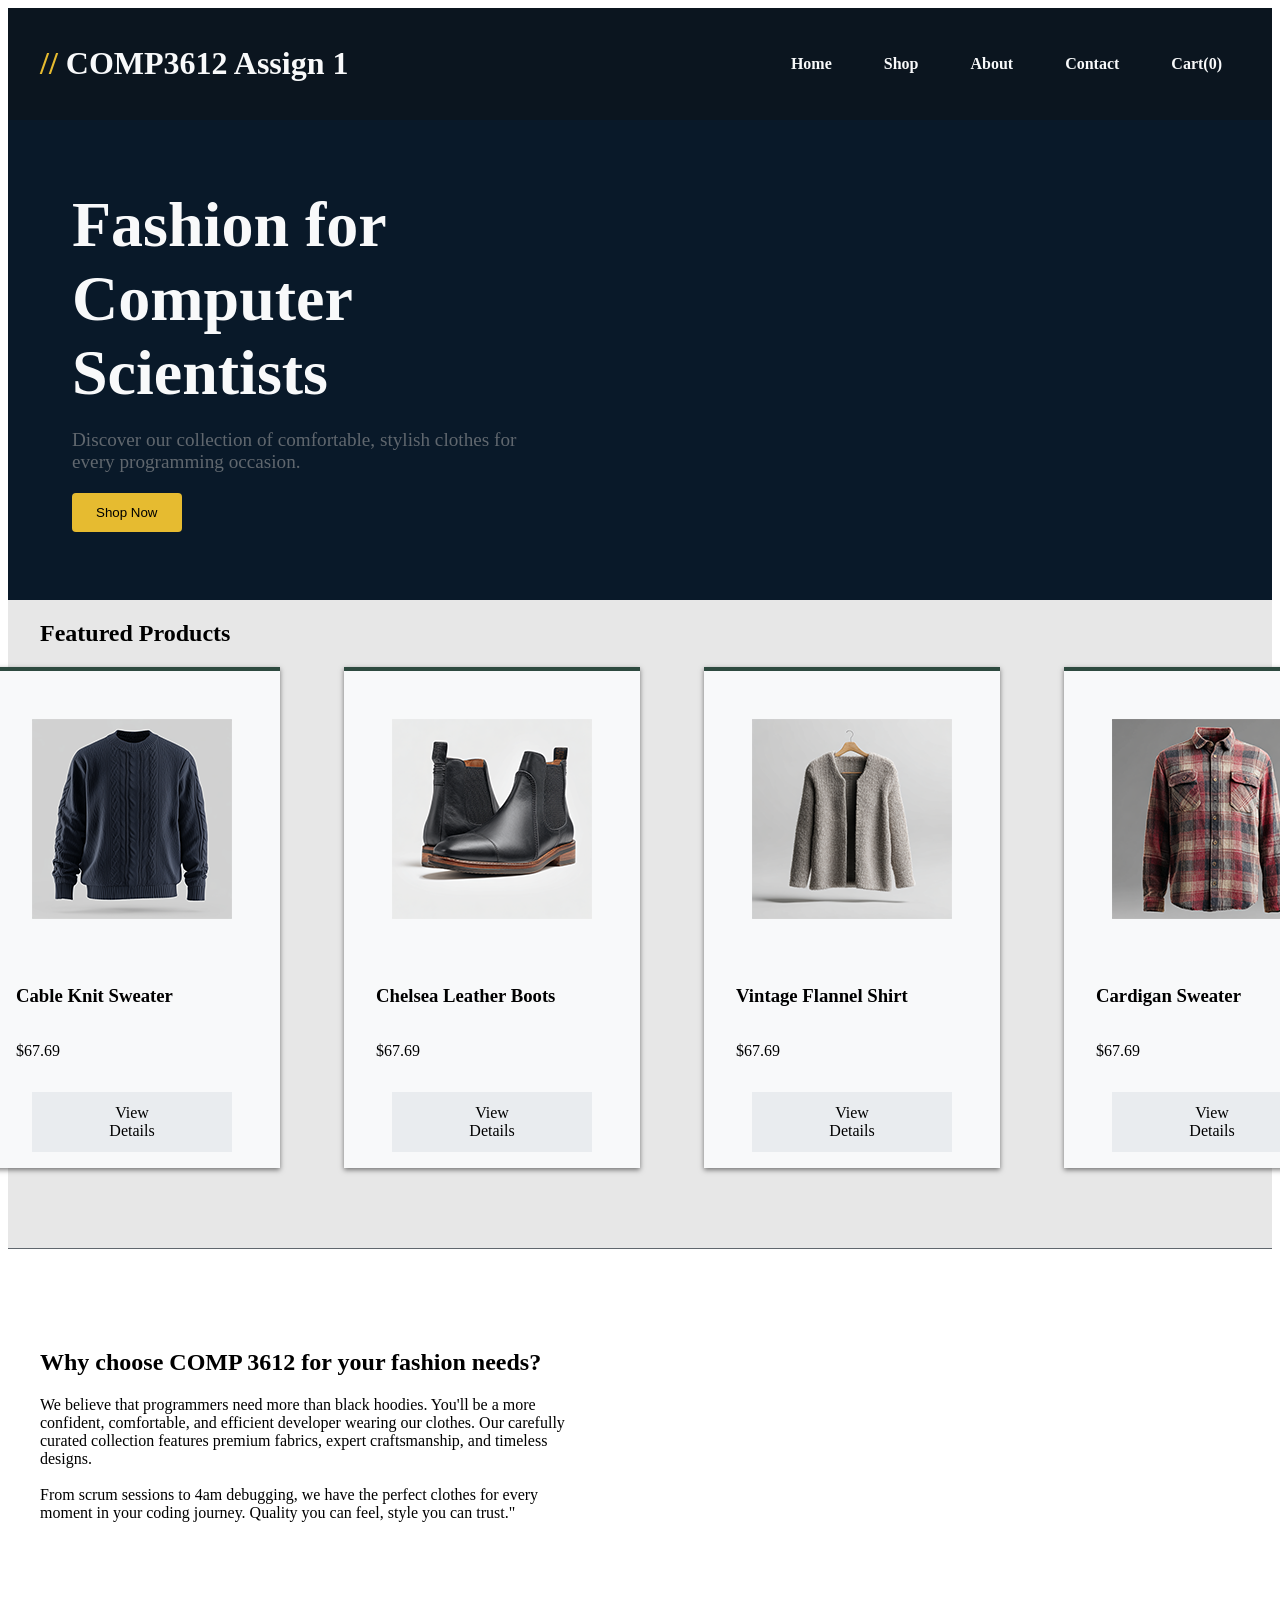
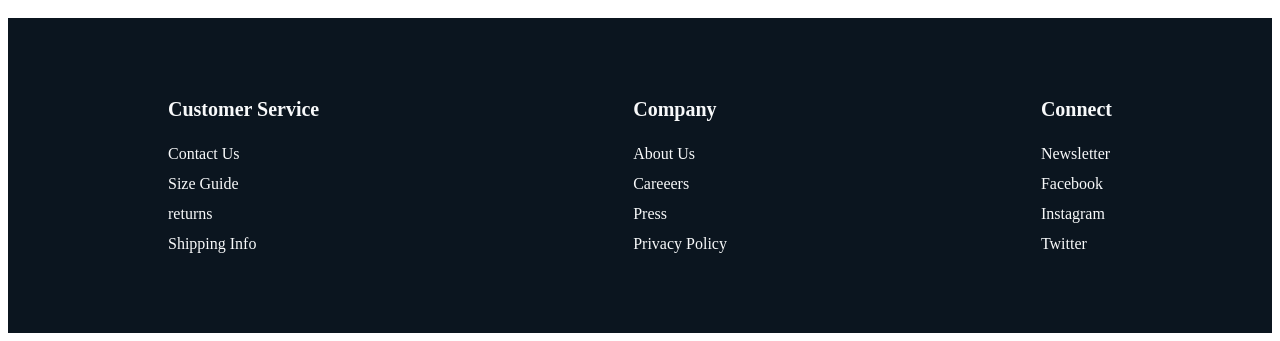
<file: index.html>
<html>
    <head>
        <title>COMP3612 Assign 1</title>
        <link rel="stylesheet" href="index.css">
    </head>
    <body>
        <header class="Nav-Bar">
            <h1 class="site-title"><span>//</span> COMP3612 Assign 1</h1>
            <nav>
                <ul class="nav-links">
                    <li><a href="index.html">Home</a></li>
                    <li><a href="#shop">Shop</a></li>
                    <li><a href="about.html">About</a></li>
                    <li><a href="#contact">Contact</a></li>
                    <li><a href='#cart'>Cart(0)</a></li>
                </ul>
            </nav>
        </header>

        <main class="main-content">
            <section id="intro-section">
                <div class="align-container">
                    <div id="intro-container">
                        <h1 class ="title-list">
                            Fashion for <br>
                            Computer<br>
                            Scientists
                        </h1>
                        <p id="title-description">
                            Discover our collection of comfortable, stylish clothes for <br>
                            every programming occasion.
                        </p>
                        <button id="shop-now-button">Shop Now</button>
                    </div>                
                </div>
            </section>
            <section id="featured-products-section">
                <div class="align-container">
                    <h2>Featured Products</h2>
                    <div class ="product-grid">

                        <div class="product-card">
                            <img class="featured-image" src="data\images\003-small-front.png">
                            <div class="product-info">
                                <h3>Cable Knit Sweater</h3>
                                <p>$67.69</p>
                                <a href="product.html" class="details-button">View Details</a>
                            </div>
                        </div>

                        <div class="product-card">
                            <img class="featured-image" src="data\images\008-small-front.png">
                            <div class="product-info">
                                <h3>Chelsea Leather Boots</h3>
                                <p>$67.69</p>
                                <a href="#product.html" class="details-button">View Details</a>
                            </div>
                        </div>

                        <div class="product-card">
                            <img class="featured-image" src="data\images\009-small-front.png">
                            <div class="product-info">
                                <h3>Vintage Flannel Shirt</h3>
                                <p>$67.69</p>
                                <a href="#product.html" class="details-button">View Details</a>
                            </div>
                        </div>

                        
                        <div class="product-card">
                            <img class="featured-image" src="data\images\011-small-front.png">
                            <div class="product-info">
                                <h3>Cardigan Sweater</h3>
                                <p>$67.69</p>
                                <a href="#product.html" class="details-button">View Details</a>
                            </div>
                        </div>
                    </div>
                </div>
            </section>
            <section id="info-section">
                <div class="align-container">
                    <h2>Why choose COMP 3612 for your fashion needs?</h2>
                    <p>
                        We believe that programmers need more than black hoodies. You'll be a more <br>
                        confident, comfortable, and efficient developer wearing our clothes. Our carefully <br>
                        curated collection features premium fabrics, expert craftsmanship, and timeless <br>
                        designs. <br> <br>
                        From scrum sessions to 4am debugging, we have the perfect clothes for every <br>
                        moment in your coding journey. Quality you can feel, style you can trust."
                    </p>
                </div>
            </section>
        </main>

        <footer class="footer-box">
            
                <div class="footer-coloumns">
                    <h3 class="footer-header">Customer Service</h3>
                    <ul class="footer-sub-header">
                        <li><a href=#Contact Us>Contact Us</a></li>
                        <li><a href=#Size Guide>Size Guide</a></li>
                        <li><a href=#returns>returns</a></li>
                        <li><a href=#Shipping Info>Shipping Info</a></li>
                    </ul>
                </div>

                <div class="footer-coloumns">
                    <h3 class="footer-header">Company</h3>
                    <ul class="footer-sub-header">
                        <li><a href=#About Us>About Us</a></li>
                        <li><a href=#Careeers>Careeers</a></li>
                        <li><a href=#Press>Press</a></li>
                        <li><a href=#Privacy Policy>Privacy Policy</a></li>
                    </ul>
                </div>

                <div class="footer-coloumns">
                    <h3 class="footer-header">Connect</h3>
                    <ul class="footer-sub-header">
                        <li><a href=#Newsletter>Newsletter</a></li>
                        <li><a href=#Facebook>Facebook</a></li>
                        <li><a href=#Instagram>Instagram</a></li>
                        <li><a href=#Twitter>Twitter</a></li>
                    </ul>
                </div>
             
        </footer>
    </body>
</html>
</file>
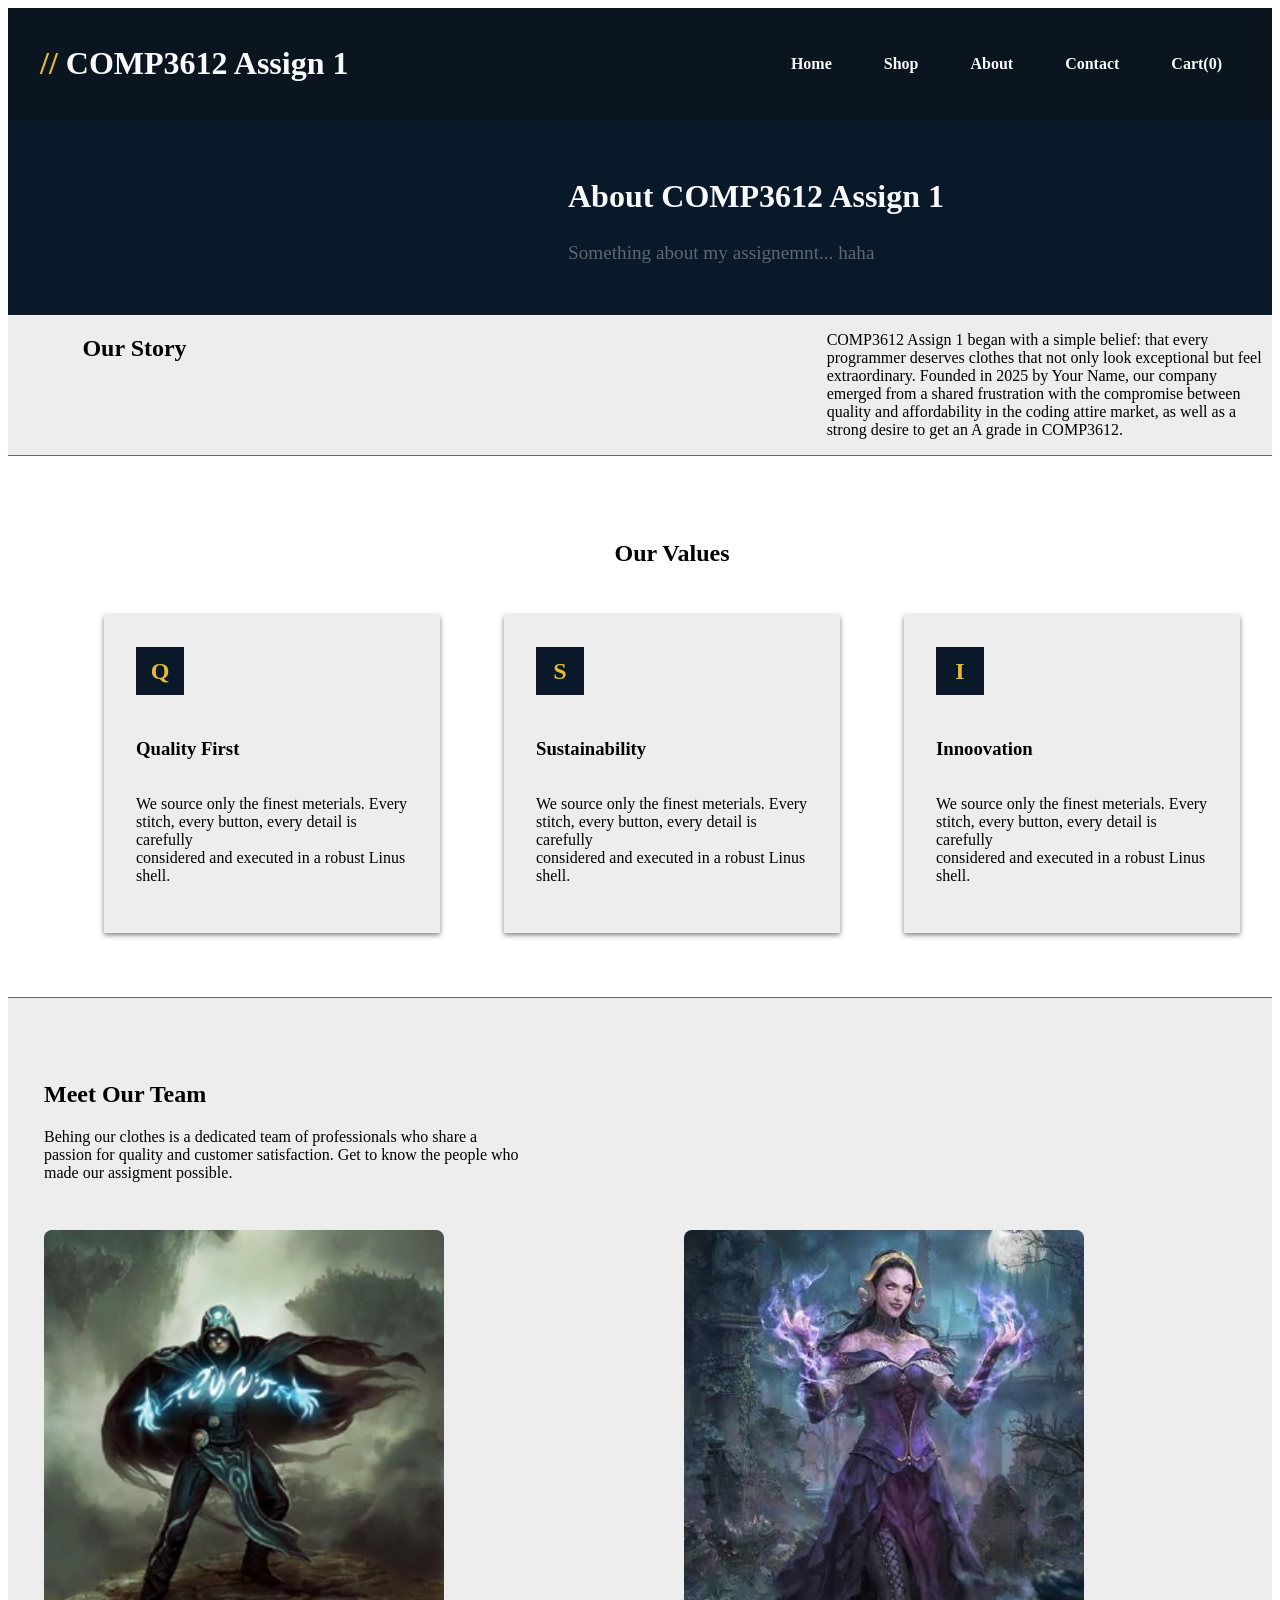
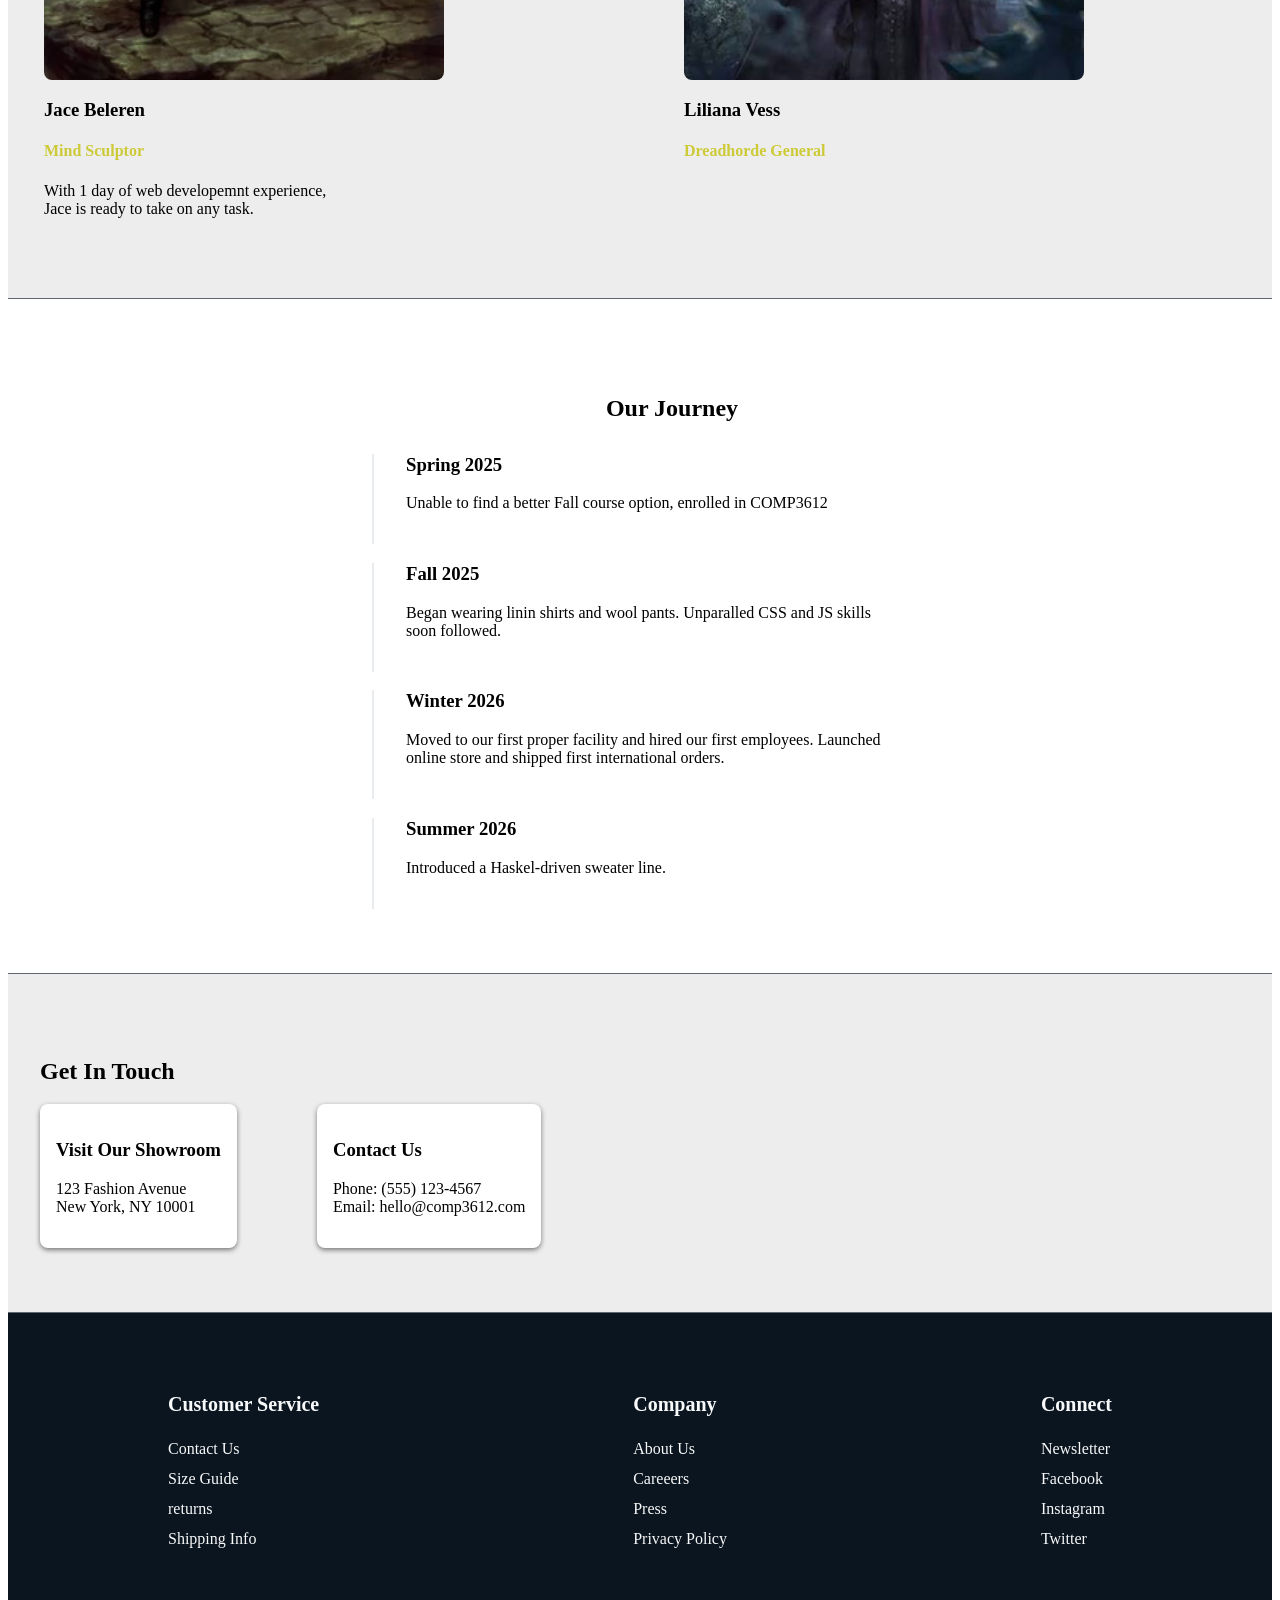
<file: about.html>
<html>
    <head>
        <title>COMP3612 Assign 1</title>
        <link rel="stylesheet" href="about.css">
    </head>
    <header class="Nav-bar">
            <h1 class="site-title"><span>//</span> COMP3612 Assign 1</h1>
            <nav>
                <ul class="nav-links">
                    <li><a href="index.html">Home</a></li>
                    <li><a href="#shop">Shop</a></li>
                    <li><a href="about.html">About</a></li>
                    <li><a href="#contact">Contact</a></li>
                    <li><a href='#cart'>Cart(0)</a></li>
                </ul>
            </nav>
    </header>

    <main class="main-content">
        <section id="about-section">
            <div class="align-container">
                <div id="about-container">
                    <h1 id="title"> About COMP3612 Assign 1 </h1>
                    <p id="title-description"> Something about my assignemnt... haha</p>
                </div>                
            </div>
        </section>


        <section id="our-story-section">
            <div class="align-container">
                <div id="story-container">
                    <h2>Our Story</h2>
                    <p>COMP3612 Assign 1 began with a simple belief: that every <br>
                        programmer deserves clothes that not only look exceptional but feel <br>
                        extraordinary. Founded in 2025 by Your Name, our company <br>
                        emerged from a shared frustration with the compromise between <br> 
                        quality and affordability in the coding attire market, as well as a <br>
                        strong desire to get an A grade in COMP3612. <br>
                    </p>
                </div>
            </div>
        </section>


        <section id="our-values-section">
            <div class="align-container">
                <h2>Our Values</h2>
                <div id="value-container">
                    

                    <div class="our-values-card">
                        <h2> Q </h2>
                        <h3> Quality First </h3>
                        <p>We source only the finest meterials. Every <br>
                            stitch, every button, every detail is carefully <br>
                            considered and executed in a robust Linus <br>
                            shell.
                        </p>
                    </div>

                    <div class="our-values-card">
                        <h2> S </h2>
                        <h3> Sustainability </h3>
                        <p>
                            We source only the finest meterials. Every <br>
                            stitch, every button, every detail is carefully <br>
                            considered and executed in a robust Linus <br>
                            shell.
                        </p>
                    </div>


                    <div class="our-values-card">
                        <h2> I </h2>
                        <h3>Innoovation </h3>
                        <p>
                            We source only the finest meterials. Every <br>
                            stitch, every button, every detail is carefully <br>
                            considered and executed in a robust Linus <br>
                            shell.
                        </p>
                    </div>

                </div>
            </div>
        </section>


        <section id="our-team-section">
            <div class="align-container">
                <div >
                    <h2>Meet Our Team</h2>
                    <p> 
                        Behing our clothes is a dedicated team of professionals who share a <br>
                        passion for quality and customer satisfaction. Get to know the people who <br>  
                        made our assigment possible. 
                    </p>
                    <div id="team-container">
                        <div class="team-card">
                            <img class="team-img" src="data\images\jace image.webp">
                            <h3>Jace Beleren</h3>
                            <h4>Mind Sculptor</h4>
                            <p>With 1 day of web developemnt experience, <br>
                                Jace is ready to take on any task.
                            </p>
                        </div>
                        <div class="team-card">
                            <img class="team-img" src="data\images\liliana image.jfif">
                            <h3>Liliana Vess</h3>
                            <h4>Dreadhorde General</h4>
                            <p></p>
                        </div>
                        <div class="team-card">
                            <img class="team-img" src="data\images\Ajani,_Inspiring_Leader.jpg">
                            <h3>Ajani Goldmane</h3>
                            <h4>Strength of the Pride</h4>
                            <p></p>
                        </div>
                    </div>
                </div>
            </div>
        </section>

        <section id="our-journey-section">
            <div class="align-container">
                <div >
                    <h2 id="jounrey-title">Our Journey</h2>

                    <div id="timeline-container">

                        <div class="timeline-item">
                            <h3>Spring 2025</h3>
                            <p>Unable to find a better Fall course option, enrolled in COMP3612</p>
                        </div>

                        <div class="timeline-item">
                            <h3>Fall 2025</h3>
                            <p>Began wearing linin shirts and wool pants. Unparalled CSS and JS skills <br>
                                soon followed.
                            </p>
                        </div>

                        <div class="timeline-item">
                            <h3>Winter 2026</h3>
                            <p>Moved to our first proper facility and hired our first employees. Launched <br>
                            online store and shipped first international orders.
                            </p>
                        </div>

                        <div class="timeline-item">
                            <h3>Summer 2026</h3>
                            <p>Introduced a Haskel-driven sweater line.</p>
                        </div>

                    </div>
                </div>
            </div>
        </section>

        <section id="get-in-touch-section">
            <div class="align-container">
                <div >
                    <h2>Get In Touch</h2>

                    <div id="contact-container">

                        <div class="contact-card">
                            <h3>Visit Our Showroom</h3>
                            <p>
                                123 Fashion Avenue <br>
                                New York, NY 10001
                            </p>
                        </div>

                        <div class="contact-card">
                            <h3>Contact Us</h3>
                            <p>
                                Phone: (555) 123-4567 <br>
                                Email: hello@comp3612.com
                            </p>
                        </div>
                    </div>

                </div>
            </div>
        </section>
    </main>

    <footer class="footer-box">
    
        <div class="footer-coloumns">
            <h3 class="footer-header">Customer Service</h3>
            <ul class="footer-sub-header">
                <li><a href=#Contact Us>Contact Us</a></li>
                <li><a href=#Size Guide>Size Guide</a></li>
                <li><a href=#returns>returns</a></li>
                <li><a href=#Shipping Info>Shipping Info</a></li>
            </ul>
        </div>

        <div class="footer-coloumns">
            <h3 class="footer-header">Company</h3>
            <ul class="footer-sub-header">
                <li><a href=#About Us>About Us</a></li>
                <li><a href=#Careeers>Careeers</a></li>
                <li><a href=#Press>Press</a></li>
                <li><a href=#Privacy Policy>Privacy Policy</a></li>
            </ul>
        </div>

        <div class="footer-coloumns">
            <h3 class="footer-header">Connect</h3>
            <ul class="footer-sub-header">
                <li><a href=#Newsletter>Newsletter</a></li>
                <li><a href=#Facebook>Facebook</a></li>
                <li><a href=#Instagram>Instagram</a></li>
                <li><a href=#Twitter>Twitter</a></li>
            </ul>
        </div>
        
</footer>

</html>
</file>
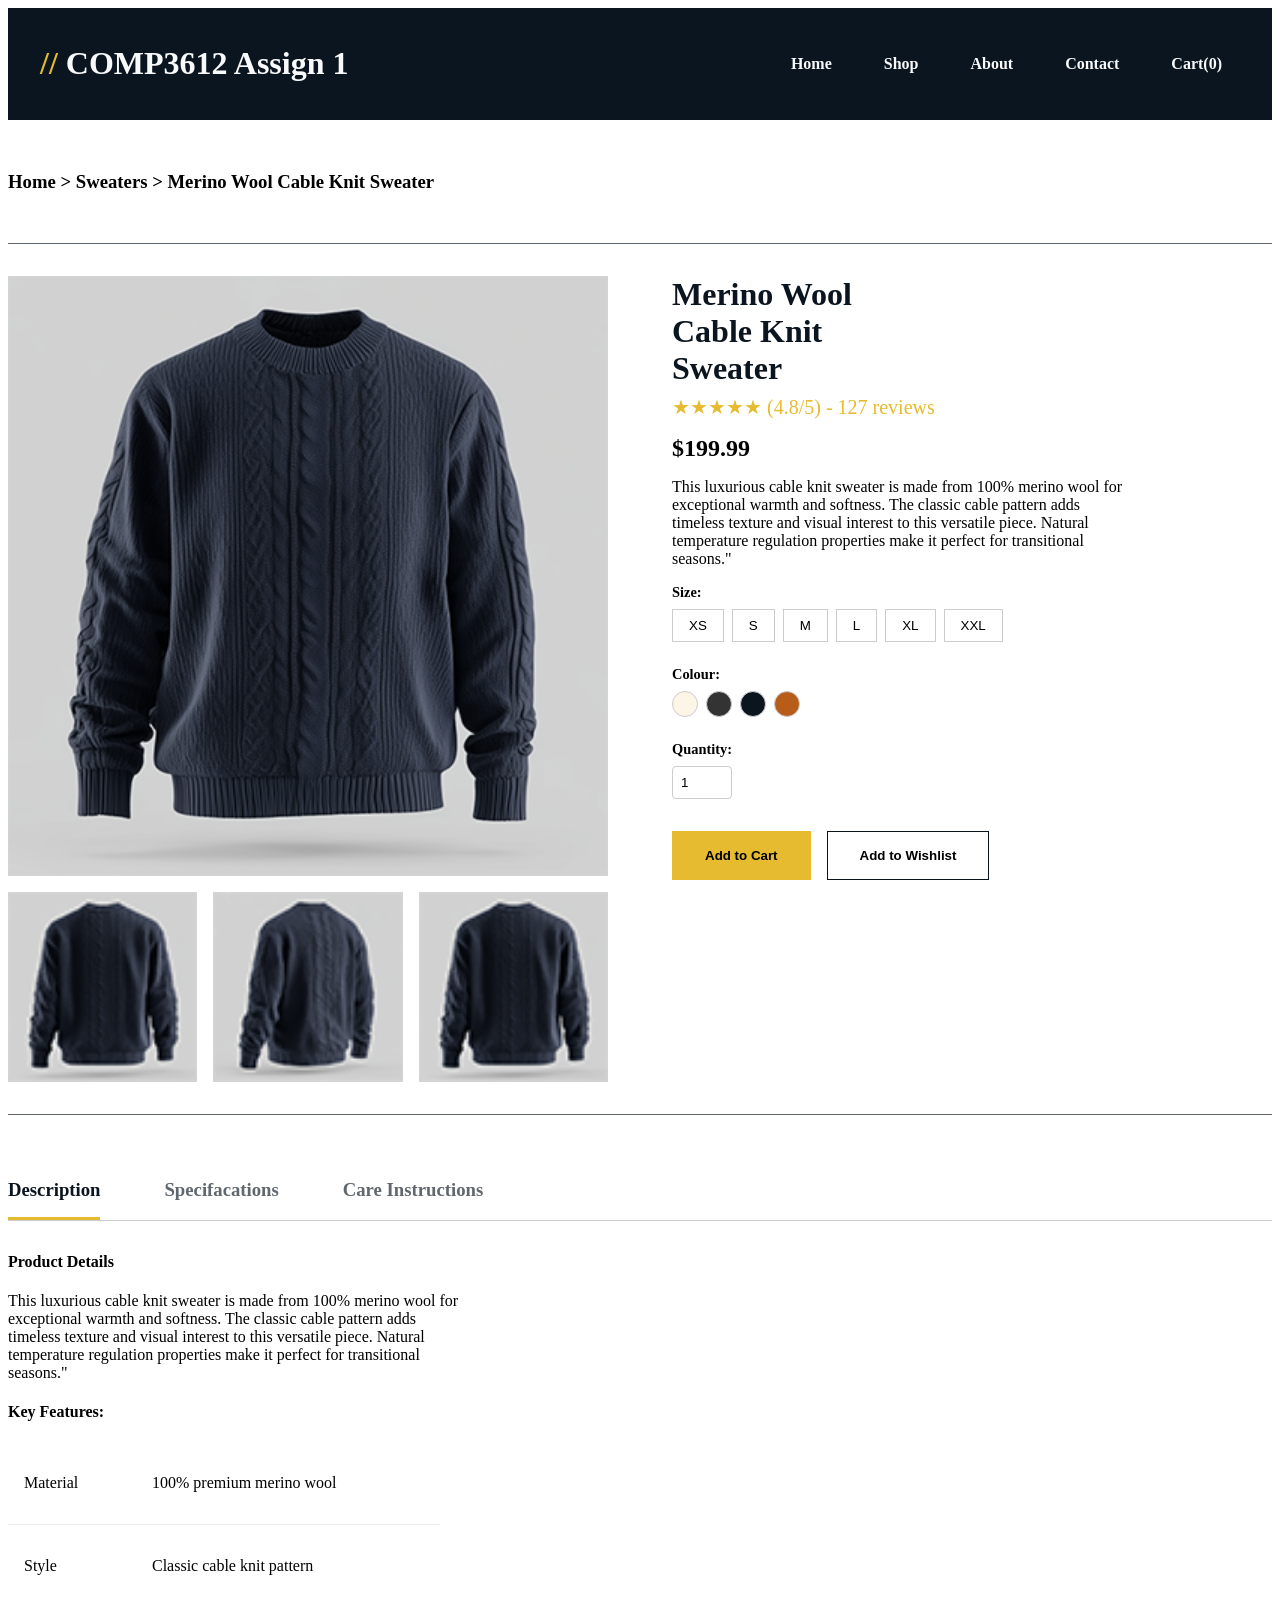
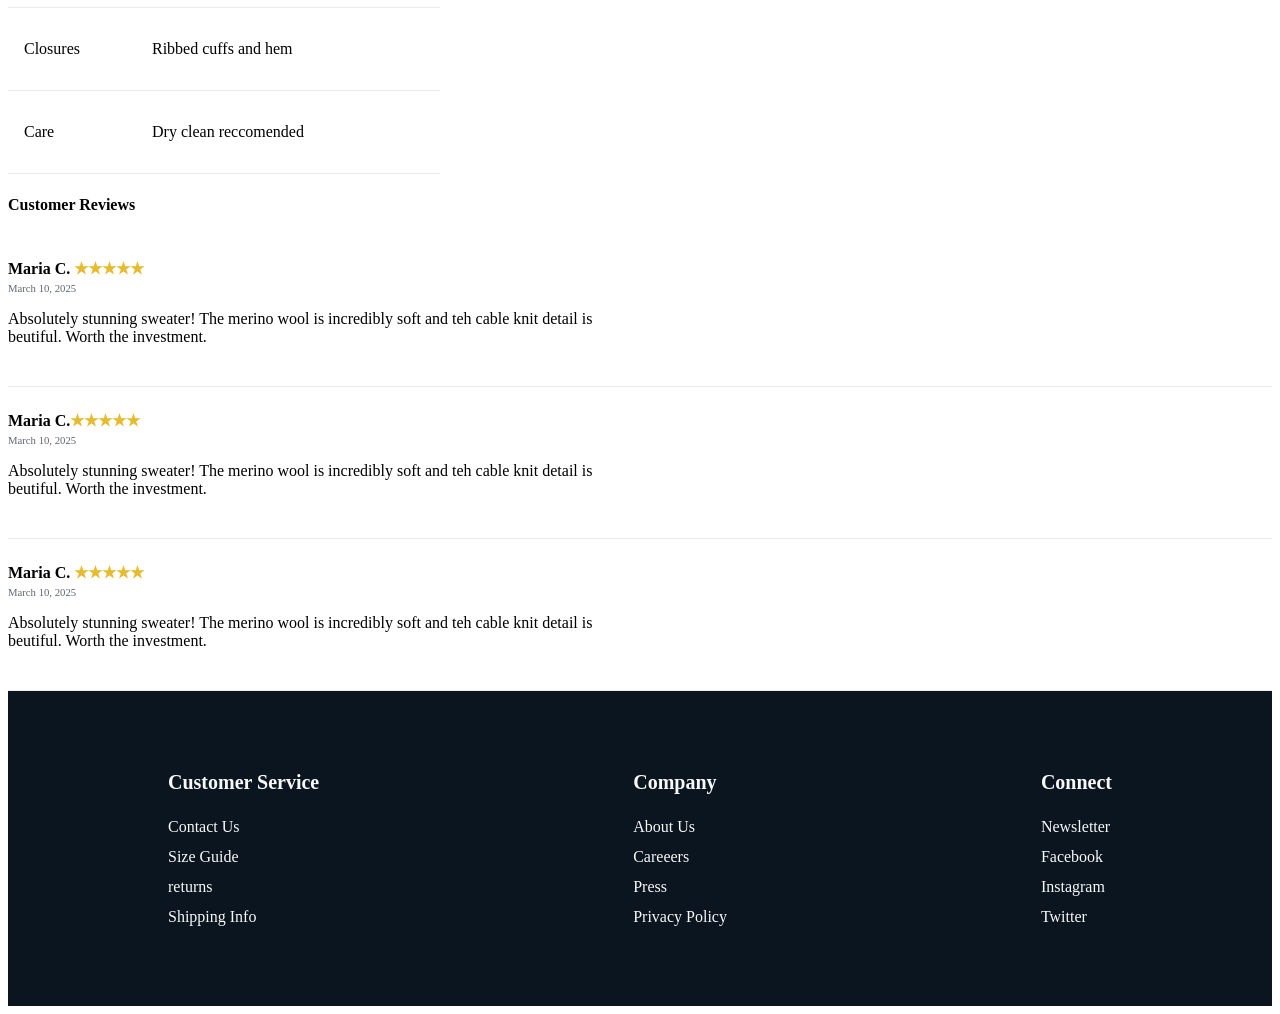
<file: product.html>
<html>
    <head>
        <title>COMP3612 Assign 1</title>
        <link rel="stylesheet" href="product.css">
    </head>
    <body>
        <header class="Nav-Bar">
            <h1 class="site-title"><span>//</span> COMP3612 Assign 1</h1>
            <nav>
                <ul class="nav-links">
                    <li><a href="index.html">Home</a></li>
                    <li><a href="#shop">Shop</a></li>
                    <li><a href="about.html">About</a></li>
                    <li><a href="#contact">Contact</a></li>
                    <li><a href='#cart'>Cart(0)</a></li>
                </ul>
            </nav>
        </header>
        <main>
            <section class="directory-section">
                <div class="align-container">
                    <h3> Home > Sweaters > Merino Wool Cable Knit Sweater<h3>
                </div>
            </section >

            <section class="product-image-section">
                <div class="align-container">
                    <div id="product-images">
                        <img id="featured-image" src="data\images\003-medium-front.png">
                        <div id="mini-product-images">
                            <img src="data\images\003-thumb-back.png">
                            <img src="data\images\003-thumb-back-angle.png">
                            <img src="data\images\003-thumb-back.png">
                        </div>
                    </div>

                    <div class="product-info">
                        <h2>Merino Wool <br>
                            Cable Knit <br>
                            Sweater</h2>
                        <div class="ratings"> ★★★★★ (4.8/5) - 127 reviews</div>
                        <p class="price">$199.99</p>
                        <p>This luxurious cable knit sweater is made from 100% merino wool for <br>
                            exceptional warmth and softness. The classic cable pattern adds <br>
                            timeless texture and visual interest to this versatile piece. Natural <br> 
                            temperature regulation properties make it perfect for transitional <br>
                            seasons."</p>

                        <div class="options-container">
                            <label>Size:</label>
                            <div class="size-buttons">
                                <button>XS</button><button>S</button><button>M</button>
                                <button>L</button><button>XL</button><button>XXL</button>
                            </div>
                        </div>

                        <div class="options-container">
                            <label>Colour:</label>  
                            <div class="color-circles">
                                <span class="color-swatch" style="background: #fdf5e6;"></span>
                                <span class="color-swatch" style="background: #333333;"></span>
                                <span class="color-swatch" style="background: #0b151f;"></span>
                                <span class="color-swatch" style="background: #b85d19;"></span>
                            </div>
                        </div>

                        <div class="options-container">
                            <label>Quantity:</label>
                            <input type="number" value="1" min="1" class="qty-input">
                        </div>

                        <div class="buttons">
                            <button class="add-cart-button">Add to Cart</button>
                            <button class="wishlist-button">Add to Wishlist</button>
                        </div>

                    </div>
                </div>
            </section>

            <section>
                <div class="product-details-section">
                    <div class="align-container">
                        <div class="tabs">
                            <h3 class="selected-tab">Description</h3>
                            <h3>Specifacations</h3>
                            <h3>Care Instructions</h3>
                        </div>
                        <div>
                            <h4>Product Details</h4>
                            <p>
                                This luxurious cable knit sweater is made from 100% merino wool for <br>
                                exceptional warmth and softness. The classic cable pattern adds <br>
                                timeless texture and visual interest to this versatile piece. Natural <br> 
                                temperature regulation properties make it perfect for transitional <br>
                                seasons."
                            </p>
                        </div>   
                        <div>
                            <h4>Key Features:</h4>
                            <div class="key-features-card">
                                <p>Material</p>
                                <p>100% premium merino wool</p>
                            </div>
                            <div class="key-features-card">
                                <p>Style</p>
                                <p >Classic cable knit pattern</p>
                            </div>
                            <div class="key-features-card">
                                <p>Closures</p>
                                <p>Ribbed cuffs and hem</p>
                            </div>
                            <div class="key-features-card">
                                <p>Care</p>
                                <p>Dry clean reccomended</p>
                            </div>
                        </div>
                    </div>
                </div>
            </section>

            <section>
                <div class="align-container">
                    <h4>Customer Reviews</h4>

                    <div class="customer-review-card">
                        <h5>Maria C. <span>★★★★★</span></h5>
                        <h6>March 10, 2025</h6>
                        <p>Absolutely stunning sweater! The merino wool is incredibly soft and teh cable knit detail is <bR>
                            beutiful. Worth the investment.
                        </p>
                    </div>

                    <div class="customer-review-card">
                        <h5>Maria C.<span>★★★★★</span></h5>
                        <h6>March 10, 2025</h6>
                        <p>Absolutely stunning sweater! The merino wool is incredibly soft and teh cable knit detail is <bR>
                            beutiful. Worth the investment.
                        </p>
                    </div>

                    <div class="customer-review-card">
                        <h5>Maria C. <span>★★★★★</span></h5>
                        <h6>March 10, 2025</h6>
                        <p>Absolutely stunning sweater! The merino wool is incredibly soft and teh cable knit detail is <bR>
                            beutiful. Worth the investment.
                        </p>
                    </div>
                </div>
            </section>

        </main>
        <footer class="footer-box">
            
                <div class="footer-coloumns">
                    <h3 class="footer-header">Customer Service</h3>
                    <ul class="footer-sub-header">
                        <li><a href=#Contact Us>Contact Us</a></li>
                        <li><a href=#Size Guide>Size Guide</a></li>
                        <li><a href=#returns>returns</a></li>
                        <li><a href=#Shipping Info>Shipping Info</a></li>
                    </ul>
                </div>

                <div class="footer-coloumns">
                    <h3 class="footer-header">Company</h3>
                    <ul class="footer-sub-header">
                        <li><a href=#About Us>About Us</a></li>
                        <li><a href=#Careeers>Careeers</a></li>
                        <li><a href=#Press>Press</a></li>
                        <li><a href=#Privacy Policy>Privacy Policy</a></li>
                    </ul>
                </div>

                <div class="footer-coloumns">
                    <h3 class="footer-header">Connect</h3>
                    <ul class="footer-sub-header">
                        <li><a href=#Newsletter>Newsletter</a></li>
                        <li><a href=#Facebook>Facebook</a></li>
                        <li><a href=#Instagram>Instagram</a></li>
                        <li><a href=#Twitter>Twitter</a></li>
                    </ul>
                </div>
             
        </footer>
    </body>

</html>
</file>
<file: index.css>
.Nav-Bar{
    display: flex;
    justify-content: space-between;
    align-items: center;
    padding: 1rem 2rem;
    background-color: #0b151f;
}

.site-title{
    color: #f8f9fa;
}

.site-title span{
    color: #e6bb30;
}

.nav-links{
    display: flex;
    justify-content: space-between;
    gap: 1rem;
    padding: 0;
    margin: 0;
    list-style: none;
}

.nav-links a{
    text-decoration: none;
    font-weight: bold;
    color:#f8f9fa;
    padding: 0.5rem 1rem;
    border: 2px solid transparent;
    border-radius: 0.25rem;
}

.nav-links a:hover{
    background-color: #1f3a52;
}

.main-content{
    display: flex;
    flex-direction:column;
    justify-content: center;
}

#intro-section{
    background-color: #091929;
    display: flex;
    justify-content: center;
    max-width: 100%;
}

.align-container {
    max-width: 100rem;
    width: 100%;
    margin: 0 auto;
    padding: 0 2rem;
}

#intro-container {
    display: flex;
    flex-direction: column;
    justify-content: center;
    align-items: flex-start; 
    padding: 0 2rem;
    height: 30rem;
    
    max-width: 800px;       
    width: 100%;
}

.title-list{
    list-style: none;
    padding: 0;
    margin: 0;
    display: block;
    gap: 0;
    color: #f8f9fa;
    font-size: 4rem;
}

#title-description{
    color: #60676e;
    font-size: 1.2rem;
}

#shop-now-button{
    padding: 0.75rem 1.5rem;
    background-color: #e6bb30;
    color: #000000;
    border: none;
    border-radius: 0.25rem;
    cursor: pointer;
}

#featured-products-section{
    background-color:rgb(231, 231, 231);
    padding-bottom: 5rem;
    border-bottom: 1px solid #60676e;
}

.product-grid{
    display: flex;
    gap: 4rem;
    justify-content: center;
 
}

.product-card{
    display: flex;
    flex-direction: column;
    width: 100%;
    border-top: 4px solid #2e4a40;
    box-shadow: 0 2px 5px rgba(0,0,0,0.5);
    max-width: 24rem;
    background-color:#f8f9fa;
}

.product-card:hover {
    border-top: 4px solid #e6bb30;
}

.product-card:hover a {
    background-color: #0b151f; 
    color: #f8f9fa;         
}


.details-button {
    margin: 1rem;
    text-align: center;
    padding: 0.75rem 4rem;
    text-decoration: none;   
    color: #000000;            
    background-color: #e9ecef; 
    cursor: pointer;
}



.featured-image{
    display: flex;
    justify-content: center;
    padding: 3rem 3rem;
}

.product-info{
    display:flex;
    flex-direction: column;
    padding: 0 2rem;
}

.product-info button{
    margin: 1rem;
    font-weight: bold;
    cursor: pointer;
    border: 1px solid #000000;
    padding: 0.75rem 4rem;
}

#info-section {
    margin: 5rem 0;
}

.footer-box{
    display: flex;
    justify-content: space-between;
    align-items: flex-start;
    padding: 5rem 10rem;
    background-color: #0b151f;
}

.footer-coloumns{
    display: flex;
    flex-direction: column;
    align-items: flex-start;
    gap: 1.5rem;
}

.footer-header{
    font-weight: bold;
    color:#f8f9fa;
    font-size: 20px;
    margin: 0;

}

.footer-sub-header{
    list-style: none;   
    padding: 0;             
    margin: 0;
    display: flex;
    flex-direction: column; 
    gap: 0.75rem;
}

.footer-sub-header a{
    text-decoration: none;
    color:#f8f9fa;
}

@media (max-width: 768px) {

    .Nav-Bar{
        flex-direction: column;
        align-items: center;
    }
  
    .product-grid {
        flex-direction: column;
        align-items: center;
    }
   
    .info-section {
        flex-direction: column;
        align-items: center;
    }

    .footer-box {
        flex-direction: column;
        gap: 3rem;         
        padding: 5rem 2rem; 
    }
}
</file>
<file: about.css>
.Nav-Bar{
    display: flex;
    justify-content: space-between;
    align-items: center;
    padding: 1rem 2rem;
    background-color: #0b151f;
}

.site-title{
    color: #f8f9fa;
}

.site-title span{
    color: #e6bb30;
}

.nav-links{
    display: flex;
    justify-content: space-between;
    gap: 1rem;
    padding: 0;
    margin: 0;
    list-style: none;
}

.nav-links a{
    text-decoration: none;
    font-weight: bold;
    color:#f8f9fa;
    padding: 0.5rem 1rem;
    border: 2px solid transparent;
    border-radius: 0.25rem;
}

.nav-links a:hover{
    background-color: #1f3a52;
}

.main-content{
    display: flex;
    flex-direction:column;
    justify-content: center;
}

#about-section{
    background-color: #091929;
    display: flex;
    justify-content: center;
    max-width: 100%;
}

.align-container {
    max-width: 100rem;
    width: 100%;
    margin: 0 auto;
    padding: 0 2rem;
}

#about-container {
    align-items: center;
    padding: 2rem 35rem;
    max-width: 800px;       
    width: 100%;
}

#title {
    color: #f8f9fa;
    font-size: 2rem;
}

#title-description {
    color: #60676e;
    font-size: 1.2rem;
}

#our-story-section {
    background-color: #eeeded;
    border-bottom: 1px solid #60676e;
}

#story-container{
    display: flex;
    justify-content: center;
    gap: 40rem;
}

#our-values-section {
    background-color: #ffffff;
    border-bottom: 1px solid #60676e;
    padding: 4rem;
    text-align: center;
}

#value-container{
    display: flex;
    gap: 4rem;
    justify-content: center;
    margin-top: 3rem;
}

.our-values-card{
    display: flex;
    flex-direction: column;
    align-items: flex-start;
    box-shadow: 0 2px 5px rgba(0,0,0,0.5);
    padding: 2rem; 
    max-width: 24rem;
    background-color:#eeeded;
    text-align: left;
}

.our-values-card h2{
    display: flex;
    justify-content: center;
    align-items: center;
    background-color: #091929;
    color: #e6bb30;
    width: 3rem;
    height: 3rem;
    font-size: 1.5rem;
    margin-top: 0;
    margin-bottom: 1.5rem;
}

#our-team-section {
    background-color: #eeeded;
    border-bottom: 1px solid #60676e;
    padding: 4rem 4;
}

#team-container {
    display: flex;
    justify-content: flex-start;
    gap: 15rem;
    margin-top: 3rem;
}

.team-card img{
    width: 400px;
    height: 450px;
    object-fit: cover;
    border-radius: 8px;
}

.team-card h4{
    color: #ccca36;
}

#our-journey-section {
    background-color: #ffffff;
    border-bottom: 1px solid #60676e;
    padding: 4rem 0;
}

#jounrey-title{
    text-align: center;
    margin: 2rem;
}

.timeline-item{
    border-left: 2px solid #e9ecef;
    padding-left: 2rem;             
    padding-bottom: 1rem;         
}

#timeline-container {
    max-width: 600px;
    margin: 0 auto;
}

#get-in-touch-section {
    background-color: #eeeded;
    border-bottom: 1px solid #60676e;
    padding: 4rem 0;
}

#contact-container{
    display: flex;
    justify-content: flex-start;
    gap: 5rem
}

.contact-card{
    padding: 1rem;
    background-color: #ffffff;
    box-shadow: 0 2px 5px rgba(0,0,0,0.5);
    border-radius: 8px;
}


.footer-box{
    display: flex;
    justify-content: space-between;
    align-items: flex-start;
    padding: 5rem 10rem;
    background-color: #0b151f;
}

.footer-coloumns{
    display: flex;
    flex-direction: column;
    align-items: flex-start;
    gap: 1.5rem;
}

.footer-header{
    font-weight: bold;
    color:#f8f9fa;
    font-size: 20px;
    margin: 0;

}

.footer-sub-header{
    list-style: none;   
    padding: 0;             
    margin: 0;
    display: flex;
    flex-direction: column; 
    gap: 0.75rem;
}

.footer-sub-header a{
    text-decoration: none;
    color:#f8f9fa;
}



@media (max-width: 768px) {
  

    #value-container {
        flex-direction: column;
        align-items: center;
    }
   
    #team-container {
        flex-direction: column;
        gap: 0;
    }
 
    .footer-box {
        flex-direction: column;
        gap: 3rem;         
        padding: 5rem 2rem; 
    }
}
</file>
<file: product.css>
.Nav-Bar{
    display: flex;
    justify-content: space-between;
    align-items: center;
    padding: 1rem 2rem;
    background-color: #0b151f;
}

.site-title{
    color: #f8f9fa;
}

.site-title span{
    color: #e6bb30;
}

.nav-links{
    display: flex;
    justify-content: space-between;
    gap: 1rem;
    padding: 0;
    margin: 0;
    list-style: none;
}

.nav-links a{
    text-decoration: none;
    font-weight: bold;
    color:#f8f9fa;
    padding: 0.5rem 1rem;
    border: 2px solid transparent;
    border-radius: 0.25rem;
}

.nav-links a:hover{
    background-color: #1f3a52;
}

.align-container {
    max-width: 100rem;
    width: 100%;
    margin: 0 auto;
}

.directory-section{
    padding: 2rem 0;
    border-bottom: 1px solid #60676e;
}

.product-image-section{
    margin-bottom: 4rem;
    border-bottom: 1px solid #60676e;
    padding: 2rem 0;
}

.product-image-section .align-container {
    display: flex;
    gap: 4rem;
}


#product-images {
    flex: 1;
}

#featured-image{
    width: 100%;
    height: auto;
    background-color: #eeeded;
    margin-bottom: 1rem;
}

#mini-product-images{
    display: flex;
    gap: 1rem;
}

#mini-product-images img {
    flex: 1; 
    width: 100%;
    background-color: #eeeded;
    cursor: pointer;
}

.product-info{
    flex: 1;
}

.product-info h2 {
    font-size: 2rem;
    margin: 0 0 0.5rem 0;
    color: #0b151f;
}

.ratings{
    color:#e6bb30;
    font-size: 1.25rem;
}

.price{
    font-size: 1.5rem;
    font-weight: bold;
    margin: 1rem 0;
}

.options-container {
    margin-bottom: 1.5rem;
}

.options-container label {
    display: block;
    font-weight: bold;
    margin-bottom: 0.5rem;
    font-size: 0.9rem;
}

.qty-input {
    width: 60px;
    padding: 0.5rem;
    border: 1px solid #ccc;
    border-radius: 4px;
}

.size-buttons {
    display: flex;
    gap: 0.5rem;
}

.size-buttons button {
    padding: 0.5rem 1rem;
    background: transparent;
    border: 1px solid #ccc;
    cursor: pointer;
}

.color-circles {
    display: flex;
    gap: 0.5rem;
}

.buttons {
    display: flex;
    gap: 1rem;
    margin-top: 2rem;
}

.add-cart-button, .wishlist-button {
    padding: 1rem 2rem;
    font-weight: bold;
    cursor: pointer;
    border: 1px solid #0b151f;
}

.add-cart-button {
    background-color: #e6bb30; 
    border-color: #e6bb30;
}

.wishlist-button {
    background-color: transparent; 
}

.color-swatch {
    width: 24px;
    height: 24px;
    border-radius: 50%;
    border: 1px solid #ccc;
    cursor: pointer;
}


.tabs{
    display:flex;
    gap: 4rem;
    border-bottom: 1px solid #ccc;
    margin-bottom: 2rem;
}

.tabs h3 {
    cursor: pointer;
    padding-bottom: 1rem; 
    margin: 0;
    color: #60676e;  
}

.selected-tab {
    color: #0b151f !important;
    border-bottom: 3px solid #e6bb30;
}

.key-features-card {
    display: grid;
    grid-template-columns: 8rem 1fr;
    align-items: center;
    border-bottom: 1px solid #eeeded;
    padding: 1rem;
    max-width: 25rem;
}



.customer-review-card {
    border-bottom: 1px solid #eeeded;
    padding: 1.5rem 0;
}

.customer-review-card span{
    color:#e6bb30;
}

.customer-review-card h5 {
    margin: 0 0 0.25rem 0;
    font-size: 1rem;
}

.customer-review-card h6 {
    margin: 0 0 1rem 0;
    color: #60676e;
    font-weight: normal;
}

.footer-box{
    display: flex;
    justify-content: space-between;
    align-items: flex-start;
    padding: 5rem 10rem;
    background-color: #0b151f;
}

.footer-coloumns{
    display: flex;
    flex-direction: column;
    align-items: flex-start;
    gap: 1.5rem;
}

.footer-header{
    font-weight: bold;
    color:#f8f9fa;
    font-size: 20px;
    margin: 0;

}

.footer-sub-header{
    list-style: none;   
    padding: 0;             
    margin: 0;
    display: flex;
    flex-direction: column; 
    gap: 0.75rem;
}

.footer-sub-header a{
    text-decoration: none;
    color:#f8f9fa;
}


@media (max-width: 768px) {
    .product-image-section .align-container {
        flex-direction: column;
        gap: 2rem;
    }

    .footer-box {
        flex-direction: column;
        padding: 3rem 2rem;
        gap: 2rem;
    }
    

    .tabs {
        gap: 1.5rem;
        flex-wrap: wrap; 
    }
}
</file>
